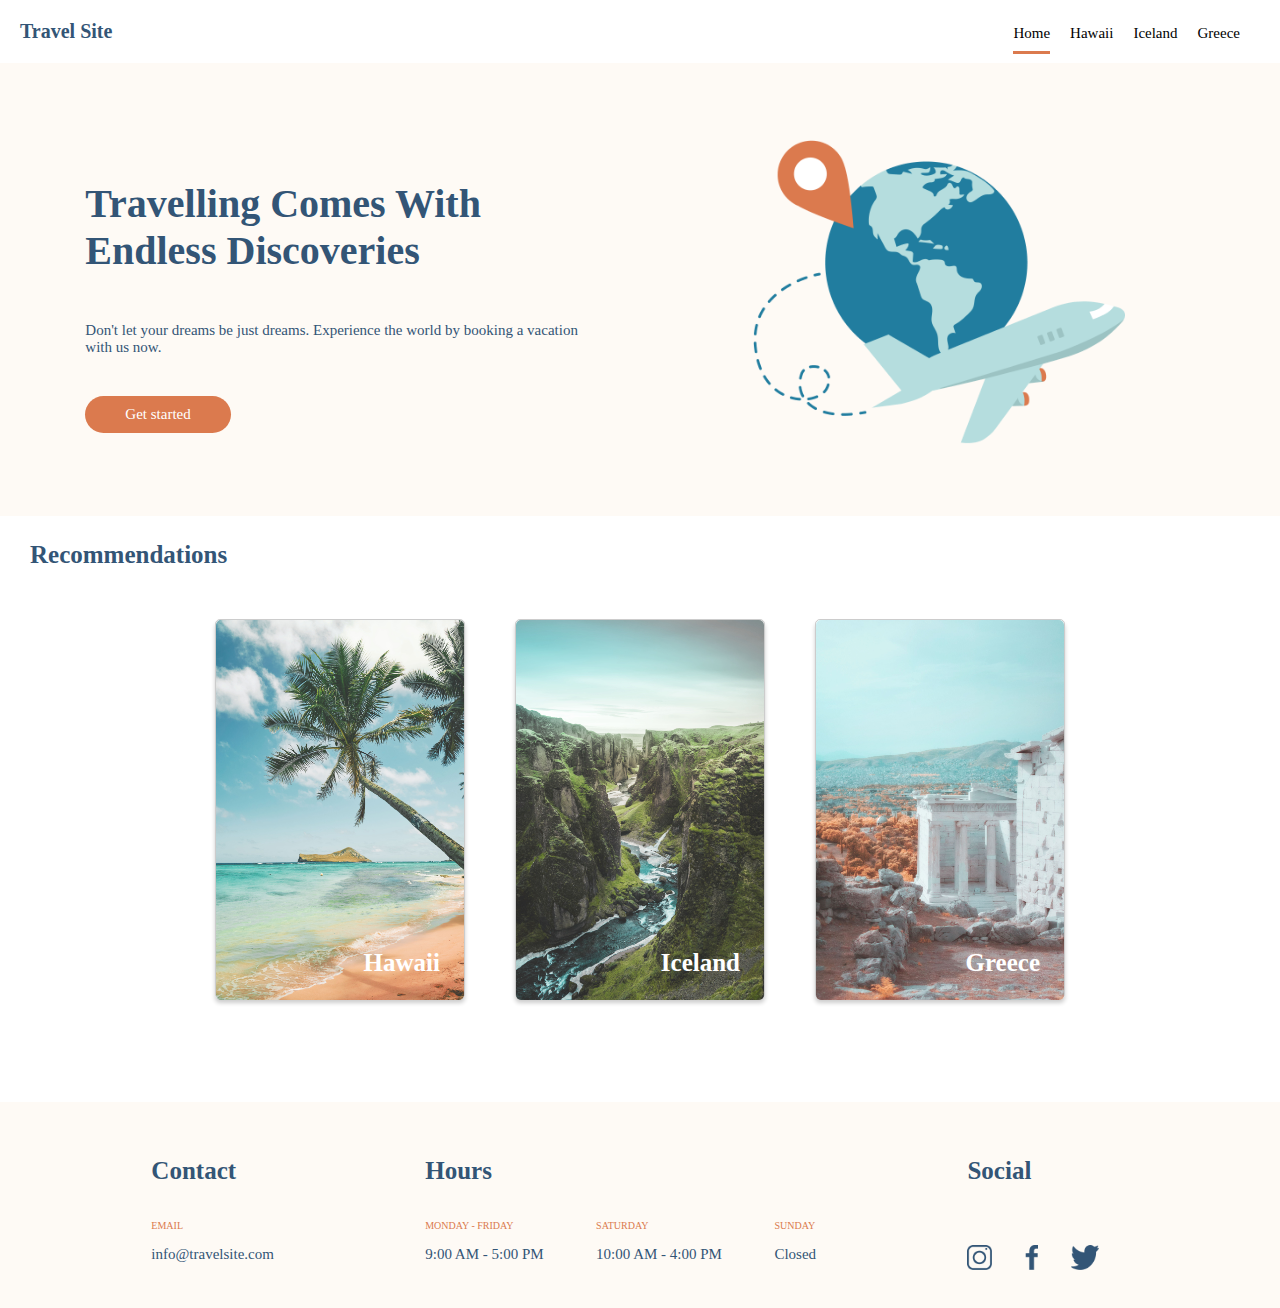
<file: index.html>
<!DOCTYPE html>
<html lang="en">
  <head>
    <meta charset="UTF-8" />
    <meta http-equiv="X-UA-Compatible" content="IE=edge" />
    <meta name="viewport" content="width=device-width, initial-scale=1.0" />
    <link rel="stylesheet" href="./scss/main.css" />
    <title>Travel Site</title>
  </head>

  <!--Navigation header-->
  <body>
    <header class="page-header">
      <div class="page-header__container">
        <a href="./index.html"
          ><h1 class="page-header__title">Travel Site</h1></a
        >
        <nav class="primary-nav">
          <ul class="primary-nav__links">
            <li>
              <a href="./index.html" class="primary-nav__link underline"
                >Home</a
              >
            </li>
            <li>
              <a href="./pages/hawaii.html" class="primary-nav__link">Hawaii</a>
            </li>

            <li>
              <a href="./pages/iceland.html" class="primary-nav__link"
                >Iceland</a
              >
            </li>
            <li>
              <a href="./pages/greece.html" class="primary-nav__link">Greece</a>
            </li>
          </ul>
        </nav>
      </div>
    </header>

    <!--About banner-->

    <section class="banner">
      <div class="banner__container">
        <div class="banner__left">
          <h2 class="banner__title">
            Travelling Comes With Endless Discoveries
          </h2>
          <p class="banner__description">
            Don't let your dreams be just dreams. Experience the world by
            booking a vacation with us now.
          </p>
          <a href="#" class="btn">Get started</a>
        </div>
        <div class="banner__right">
          <img
            src="./Assets/Images/hero.png"
            class="banner__img"
            alt="hero-image"
          />
        </div>
      </div>
    </section>

    <!--Destinations Offered-->

    <section class="featured-destinations">
      <h3 class="featured-destinations__title">Recommendations</h3>

      <div class="destinations">
        <div class="destination__container">
          <article class="destination">
            <a href="./pages/hawaii.html"
              ><img
                class="destination__img"
                src="./Assets/Images/hawaii.jpg"
                alt="hawaii"
            /></a>
          </article>
          <a href="./pages/hawaii.html"
            ><h3 class="destination__name">Hawaii</h3></a
          >
        </div>

        <div class="destination__container">
          <article class="destination">
            <a href="./pages/iceland.html"
              ><img
                class="destination__img"
                src="./Assets/Images/iceland.jpg"
                alt="iceland"
            /></a>
          </article>
          <a href="./pages/iceland.html"
            ><h3 class="destination__name">Iceland</h3></a
          >
        </div>

        <div class="destination__container">
          <article class="destination">
            <a href="./pages/greece.html"
              ><img
                class="destination__img"
                src="./Assets/Images/greece.jpg"
                alt="greece"
            /></a>
          </article>
          <a href="./pages/greece.html"
            ><h3 class="destination__name">Greece</h3></a
          >
        </div>
      </div>
    </section>

    <!--Footer Section-->

    <footer>
      <div class="footer-container">
        <section class="info__section">
          <h3>Contact</h3>
          <div class="info__container">
            <p class="info__descriptor">Email</p>
            <p class="info__contact">info@travelsite.com</p>
          </div>
        </section>

        <section class="info__section">
          <h3>Hours</h3>
          <div class="info__container">
            <p class="info__descriptor">Monday - Friday</p>
            <p class="info__time">9:00 AM - 5:00 PM</p>
          </div>

          <div class="info__container">
            <p class="info__descriptor">Saturday</p>
            <p class="info__time">10:00 AM - 4:00 PM</p>
          </div>
          <div class="info__container">
            <p class="info__descriptor">Sunday</p>
            <p class="info__contact">Closed</p>
          </div>
        </section>

        <section class="info__section">
          <h3>Social</h3>
          <div class="info__container">
            <a href="https://www.instagram.com/">
              <img
                class="Social"
                src="./Assets/Icons/icon-instagram.png"
                alt="instagram"
            /></a>
            <a href="http://www.Facebook.com ">
              <img
                class="Social"
                src="./Assets/Icons/icon-facebook.png"
                alt="facebook"
            /></a>
            <a href="https://twitter.com/?lang=en">
              <img
                class="Social"
                src="./Assets/Icons/icon-twitter.png"
                alt="twitter"
            /></a>
          </div>
        </section>
      </div>
    </footer>
  </body>
</html>
</file>
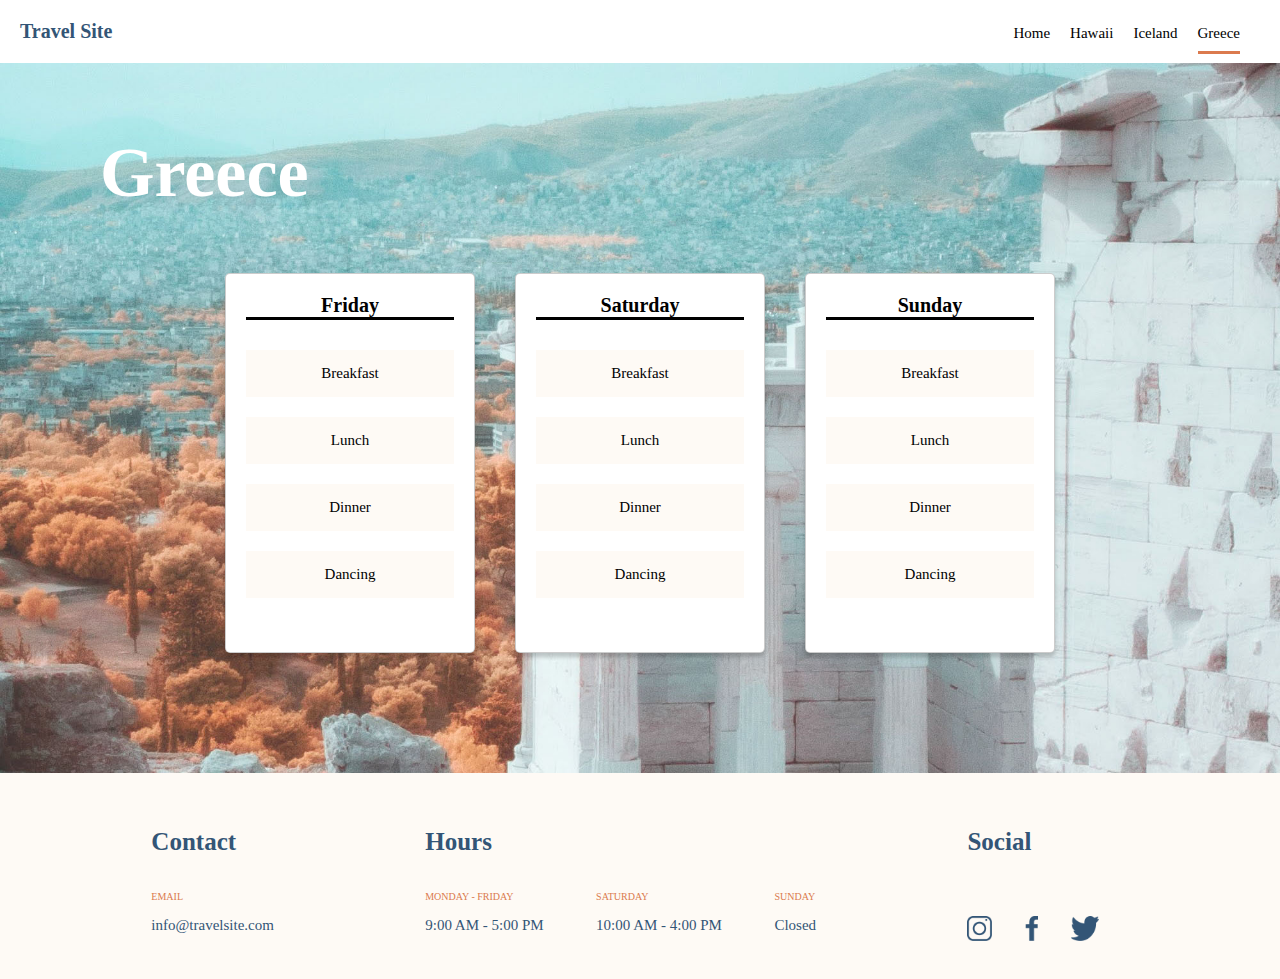
<file: pages/greece.html>
<!DOCTYPE html>
<html lang="en">
  <head>
    <meta charset="UTF-8" />
    <meta http-equiv="X-UA-Compatible" content="IE=edge" />
    <meta name="viewport" content="width=device-width, initial-scale=1.0" />
    <link rel="stylesheet" href="../scss/greece.css" />
    <title>Greece</title>
  </head>
  <body>
    <!--Navigation header-->
    <header class="page-header">
      <div class="page-header__container">
        <a href="../index.html"
          ><h1 class="page-header__title">Travel Site</h1></a
        >
        <nav class="primary-nav">
          <ul class="primary-nav__links">
            <li><a href="../index.html" class="primary-nav__link">Home</a></li>
            <li>
              <a href="./hawaii.html" class="primary-nav__link">Hawaii</a>
            </li>

            <li>
              <a href="./iceland.html" class="primary-nav__link">Iceland</a>
            </li>
            <li>
              <a href="./greece.html" class="primary-nav__link underline"
                >Greece</a
              >
            </li>
          </ul>
        </nav>
      </div>
    </header>

    <!--Schedule section-->

    <section class="banner">
      <h2 class="banner__title">Greece</h2>

      <div class="schedule">
        <article class="schedule__container">
          <h3 class="schedule__date">Friday</h3>
          <ul class="schedule__activities">
            <li class="schedule__activity">Breakfast</li>
            <li class="schedule__activity">Lunch</li>
            <li class="schedule__activity">Dinner</li>
            <li class="schedule__activity">Dancing</li>
          </ul>
        </article>

        <article class="schedule__container">
          <h3 class="schedule__date">Saturday</h3>
          <ul class="schedule__activities">
            <li class="schedule__activity">Breakfast</li>
            <li class="schedule__activity">Lunch</li>
            <li class="schedule__activity">Dinner</li>
            <li class="schedule__activity">Dancing</li>
          </ul>
        </article>

        <article class="schedule__container">
          <h3 class="schedule__date">Sunday</h3>
          <ul class="schedule__activities">
            <li class="schedule__activity">Breakfast</li>
            <li class="schedule__activity">Lunch</li>
            <li class="schedule__activity">Dinner</li>
            <li class="schedule__activity">Dancing</li>
          </ul>
        </article>
      </div>
    </section>

    <!--Footer Section-->

    <footer>
      <div class="footer-container">
        <section class="info__section">
          <h3>Contact</h3>
          <div class="info__container">
            <p class="info__descriptor">Email</p>
            <p class="info__contact">info@travelsite.com</p>
          </div>
        </section>

        <section class="info__section">
          <h3>Hours</h3>
          <div class="info__container">
            <p class="info__descriptor">Monday - Friday</p>
            <p class="info__time">9:00 AM - 5:00 PM</p>
          </div>

          <div class="info__container">
            <p class="info__descriptor">Saturday</p>
            <p class="info__time">10:00 AM - 4:00 PM</p>
          </div>
          <div class="info__container">
            <p class="info__descriptor">Sunday</p>
            <p class="info__contact">Closed</p>
          </div>
        </section>

        <section class="info__section">
          <h3>Social</h3>
          <div class="info__container">
            <a href="https://www.instagram.com/">
              <img
                class="Social"
                src="../Assets/Icons/icon-instagram.png"
                alt="instagram"
            /></a>
            <a href="http://www.Facebook.com ">
              <img
                class="Social"
                src="../Assets/Icons/icon-facebook.png"
                alt="facebook"
            /></a>
            <a href="https://twitter.com/?lang=en">
              <img
                class="Social"
                src="../Assets/Icons/icon-twitter.png"
                alt="twitter"
            /></a>
          </div>
        </section>
      </div>
    </footer>
  </body>
</html>
</file>
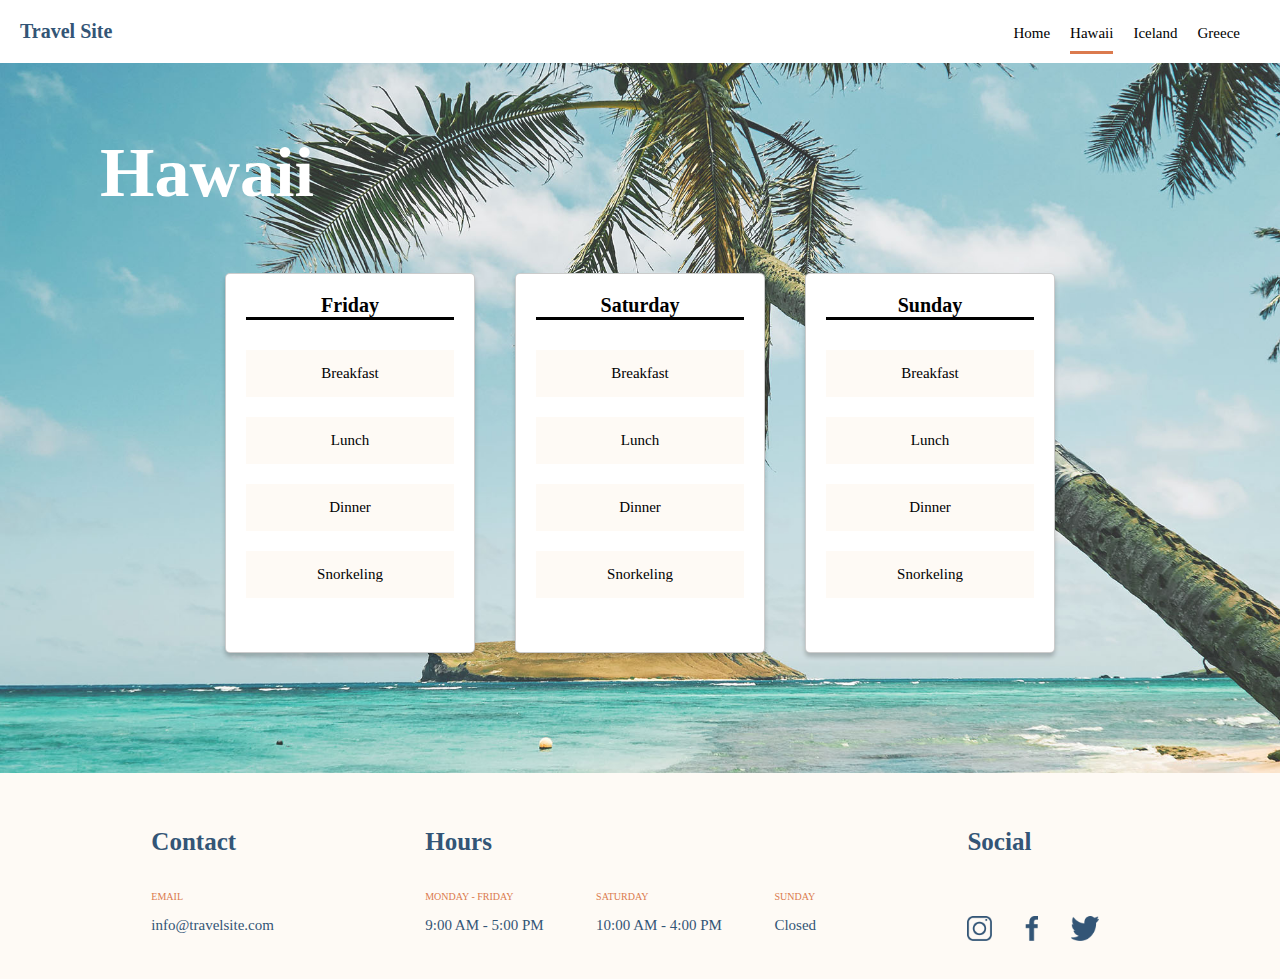
<file: pages/hawaii.html>
<!DOCTYPE html>
<html lang="en">
  <head>
    <meta charset="UTF-8" />
    <meta http-equiv="X-UA-Compatible" content="IE=edge" />
    <meta name="viewport" content="width=device-width, initial-scale=1.0" />
    <link rel="stylesheet" href="../scss/hawaii.css" />
    <title>Hawaii</title>
  </head>

  <body>
    <!--Navigation header-->

    <header class="page-header">
      <div class="page-header__container">
        <a href="../index.html"
          ><h1 class="page-header__title">Travel Site</h1></a
        >
        <nav class="primary-nav">
          <ul class="primary-nav__links">
            <li><a href="../index.html" class="primary-nav__link">Home</a></li>
            <li>
              <a href="./hawaii.html" class="primary-nav__link underline"
                >Hawaii</a
              >
            </li>

            <li>
              <a href="./iceland.html" class="primary-nav__link">Iceland</a>
            </li>
            <li>
              <a href="./greece.html" class="primary-nav__link">Greece</a>
            </li>
          </ul>
        </nav>
      </div>
    </header>

    <!--Schedule section-->

    <section class="banner">
      <h2 class="banner__title">Hawaii</h2>

      <div class="schedule">
        <article class="schedule__container">
          <h3 class="schedule__date">Friday</h3>
          <ul class="schedule__activities">
            <li class="schedule__activity">Breakfast</li>
            <li class="schedule__activity">Lunch</li>
            <li class="schedule__activity">Dinner</li>
            <li class="schedule__activity">Snorkeling</li>
          </ul>
        </article>

        <article class="schedule__container">
          <h3 class="schedule__date">Saturday</h3>
          <ul class="schedule__activities">
            <li class="schedule__activity">Breakfast</li>
            <li class="schedule__activity">Lunch</li>
            <li class="schedule__activity">Dinner</li>
            <li class="schedule__activity">Snorkeling</li>
          </ul>
        </article>

        <article class="schedule__container">
          <h3 class="schedule__date">Sunday</h3>
          <ul class="schedule__activities">
            <li class="schedule__activity">Breakfast</li>
            <li class="schedule__activity">Lunch</li>
            <li class="schedule__activity">Dinner</li>
            <li class="schedule__activity">Snorkeling</li>
          </ul>
        </article>
      </div>
    </section>

    <!--Footer Section-->

    <footer>
      <div class="footer-container">
        <section class="info__section">
          <h3>Contact</h3>
          <div class="info__container">
            <p class="info__descriptor">Email</p>
            <p class="info__contact">info@travelsite.com</p>
          </div>
        </section>

        <section class="info__section">
          <h3>Hours</h3>
          <div class="info__container">
            <p class="info__descriptor">Monday - Friday</p>
            <p class="info__time">9:00 AM - 5:00 PM</p>
          </div>

          <div class="info__container">
            <p class="info__descriptor">Saturday</p>
            <p class="info__time">10:00 AM - 4:00 PM</p>
          </div>
          <div class="info__container">
            <p class="info__descriptor">Sunday</p>
            <p class="info__contact">Closed</p>
          </div>
        </section>

        <section class="info__section">
          <h3>Social</h3>
          <div class="info__container">
            <a href="https://www.instagram.com/">
              <img
                class="Social"
                src="../Assets/Icons/icon-instagram.png"
                alt="instagram"
            /></a>
            <a href="http://www.Facebook.com ">
              <img
                class="Social"
                src="../Assets/Icons/icon-facebook.png"
                alt="facebook"
            /></a>
            <a href="https://twitter.com/?lang=en">
              <img
                class="Social"
                src="../Assets/Icons/icon-twitter.png"
                alt="twitter"
            /></a>
          </div>
        </section>
      </div>
    </footer>
  </body>
</html>
</file>
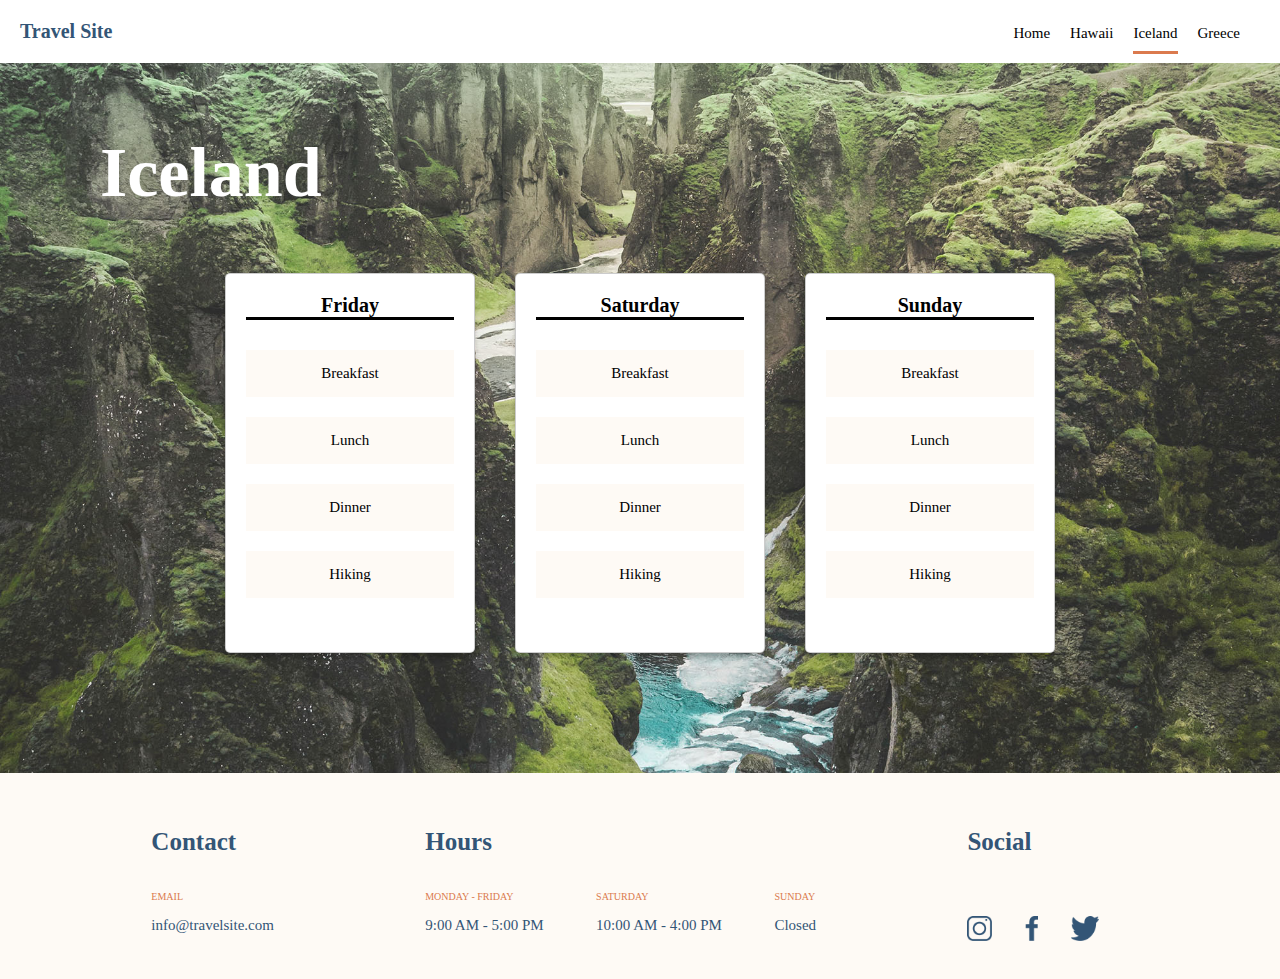
<file: pages/iceland.html>
<!DOCTYPE html>
<html lang="en">
  <head>
    <meta charset="UTF-8" />
    <meta http-equiv="X-UA-Compatible" content="IE=edge" />
    <meta name="viewport" content="width=device-width, initial-scale=1.0" />
    <link rel="stylesheet" href="../scss/iceland.css" />
    <title>Iceland</title>
  </head>
  <body>
    <!--Navigation header-->

    <header class="page-header">
      <div class="page-header__container">
        <a href="../index.html"
          ><h1 class="page-header__title">Travel Site</h1></a
        >
        <nav class="primary-nav">
          <ul class="primary-nav__links">
            <li><a href="../index.html" class="primary-nav__link">Home</a></li>
            <li>
              <a href="./hawaii.html" class="primary-nav__link">Hawaii</a>
            </li>

            <li>
              <a href="./iceland.html" class="primary-nav__link underline"
                >Iceland</a
              >
            </li>
            <li>
              <a href="./greece.html" class="primary-nav__link">Greece</a>
            </li>
          </ul>
        </nav>
      </div>
    </header>

    <!--Schedule section-->

    <section class="banner">
      <h2 class="banner__title">Iceland</h2>

      <div class="schedule">
        <article class="schedule__container">
          <h3 class="schedule__date">Friday</h3>
          <ul class="schedule__activities">
            <li class="schedule__activity">Breakfast</li>
            <li class="schedule__activity">Lunch</li>
            <li class="schedule__activity">Dinner</li>
            <li class="schedule__activity">Hiking</li>
          </ul>
        </article>

        <article class="schedule__container">
          <h3 class="schedule__date">Saturday</h3>
          <ul class="schedule__activities">
            <li class="schedule__activity">Breakfast</li>
            <li class="schedule__activity">Lunch</li>
            <li class="schedule__activity">Dinner</li>
            <li class="schedule__activity">Hiking</li>
          </ul>
        </article>

        <article class="schedule__container">
          <h3 class="schedule__date">Sunday</h3>
          <ul class="schedule__activities">
            <li class="schedule__activity">Breakfast</li>
            <li class="schedule__activity">Lunch</li>
            <li class="schedule__activity">Dinner</li>
            <li class="schedule__activity">Hiking</li>
          </ul>
        </article>
      </div>
    </section>

    <!--Footer Section-->

    <footer>
      <div class="footer-container">
        <section class="info__section">
          <h3>Contact</h3>
          <div class="info__container">
            <p class="info__descriptor">Email</p>
            <p class="info__contact">info@travelsite.com</p>
          </div>
        </section>

        <section class="info__section">
          <h3>Hours</h3>
          <div class="info__container">
            <p class="info__descriptor">Monday - Friday</p>
            <p class="info__time">9:00 AM - 5:00 PM</p>
          </div>

          <div class="info__container">
            <p class="info__descriptor">Saturday</p>
            <p class="info__time">10:00 AM - 4:00 PM</p>
          </div>
          <div class="info__container">
            <p class="info__descriptor">Sunday</p>
            <p class="info__contact">Closed</p>
          </div>
        </section>

        <section class="info__section">
          <h3>Social</h3>
          <div class="info__container">
            <a href="https://www.instagram.com/">
              <img
                class="Social"
                src="../Assets/Icons/icon-instagram.png"
                alt="instagram"
            /></a>
            <a href="http://www.Facebook.com ">
              <img
                class="Social"
                src="../Assets/Icons/icon-facebook.png"
                alt="facebook"
            /></a>
            <a href="https://twitter.com/?lang=en">
              <img
                class="Social"
                src="../Assets/Icons/icon-twitter.png"
                alt="twitter"
            /></a>
          </div>
        </section>
      </div>
    </footer>
  </body>
</html>
</file>
<file: scss/main.css>
* {
  font-family: Verdana;
  box-sizing: border-box;
  color: #335576;
}

html {
  font-size: 62.5%;
}

body {
  margin: 0;
}

a {
  text-decoration: none;
}

.page-header {
  font-size: 2rem;
}

.page-header__container {
  margin: 0 2rem;
  display: flex;
  justify-content: space-between;
  align-items: center;
}

.page-header__title {
  margin: 0;
  font-weight: bold;
  font-size: 2rem;
}

.primary-nav {
  display: flex;
}

.primary-nav__link {
  margin-right: 2rem;
  text-decoration: none;
  color: black;
  font-size: 1.5rem;
}

.btn {
  display: inline-block;
  background-color: #db7a4e;
  color: white;
  padding: 1rem 4rem;
  border-radius: 50rem;
  text-decoration: none;
  font-size: 1.5rem;
  margin-top: 2.5rem;
}

h2 {
  font-size: 4rem;
}

h3 {
  font-size: 2.5rem;
}

p {
  font-size: 1.5rem;
}

.footer-container {
  background-color: #fefaf5;
  display: flex;
  justify-content: space-evenly;
  padding: 3rem 0;
}

.info__section {
  display: inline-block;
}

.info__descriptor {
  color: #db7a4e;
  font-size: 1rem;
  text-transform: uppercase;
}

.info__container {
  display: inline-block;
}

.info__time {
  margin-right: 5rem;
}

.Social {
  margin: 3.5rem 3rem 0 0;
  max-height: 2.5rem;
}

.underline {
  border-bottom: solid #db7a4e;
  padding-bottom: 1rem;
}

ul {
  list-style: none;
}

.primary-nav__links {
  display: flex;
}

.banner {
  background-color: #fefaf5;
}

.banner__container {
  display: flex;
  justify-content: space-evenly;
}

.banner__left {
  display: flex;
  flex-direction: column;
  justify-content: center;
  align-items: flex-start;
}

.banner__left,
.banner__right {
  width: 40%;
}

.banner__img {
  max-width: 100%;
  padding: 7rem;
}

.featured-destinations__title {
  margin-left: 3rem;
}

.destinations {
  display: flex;
  justify-content: center;
}

.destination {
  text-align: center;
  margin: 2.5rem;
  border-radius: 0.5rem;
  border: 0.1rem solid rgba(0, 0, 0, 0.2);
  box-shadow: 0 0.4rem 0.4rem rgba(0, 0, 0, 0.2);
  height: 38rem;
  width: 25rem;
}

.destination__img {
  max-width: 100%;
  border-radius: 0.5rem;
  height: 38rem;
  width: 25rem;
}

.destination__container {
  display: inline-block;
}

.destination__name {
  position: relative;
  float: right;
  bottom: 10rem;
  right: 5rem;
  color: white;
}/*# sourceMappingURL=main.css.map */
</file>
<file: scss/greece.css>
* {
  font-family: Verdana;
  box-sizing: border-box;
  color: #335576;
}

html {
  font-size: 62.5%;
}

body {
  margin: 0;
}

a {
  text-decoration: none;
}

.page-header {
  font-size: 2rem;
}

.page-header__container {
  margin: 0 2rem;
  display: flex;
  justify-content: space-between;
  align-items: center;
}

.page-header__title {
  margin: 0;
  font-weight: bold;
  font-size: 2rem;
}

.primary-nav {
  display: flex;
}

.primary-nav__link {
  margin-right: 2rem;
  text-decoration: none;
  color: black;
  font-size: 1.5rem;
}

.btn {
  display: inline-block;
  background-color: #db7a4e;
  color: white;
  padding: 1rem 4rem;
  border-radius: 50rem;
  text-decoration: none;
  font-size: 1.5rem;
  margin-top: 2.5rem;
}

h2 {
  font-size: 4rem;
}

h3 {
  font-size: 2.5rem;
}

p {
  font-size: 1.5rem;
}

.footer-container {
  background-color: #fefaf5;
  display: flex;
  justify-content: space-evenly;
  padding: 3rem 0;
}

.info__section {
  display: inline-block;
}

.info__descriptor {
  color: #db7a4e;
  font-size: 1rem;
  text-transform: uppercase;
}

.info__container {
  display: inline-block;
}

.info__time {
  margin-right: 5rem;
}

.Social {
  margin: 3.5rem 3rem 0 0;
  max-height: 2.5rem;
}

.underline {
  border-bottom: solid #db7a4e;
  padding-bottom: 1rem;
}

ul {
  list-style: none;
}

.primary-nav__links {
  display: flex;
}

.banner {
  background-size: cover;
  background-position: center;
  min-height: 71rem;
  max-height: 120rem;
}

.schedule {
  display: flex;
  justify-content: center;
}

.schedule__container {
  display: inline-block;
  text-align: center;
  margin: 2rem;
  border-radius: 0.5rem;
  border: 0.1rem solid rgba(0, 0, 0, 0.2);
  box-shadow: 0 0.4rem 0.4rem rgba(0, 0, 0, 0.2);
  height: 38rem;
  width: 25rem;
  background-color: white;
}

.schedule__activity {
  background-color: #fefaf5;
  margin: 1rem 2rem;
  padding: 1.5rem;
  color: black;
  font-size: 1.5rem;
}

.schedule__activities {
  display: flex;
  flex-direction: column;
  padding: 0;
}

.schedule__date {
  font-size: 2rem;
  color: black;
  border-bottom: solid;
  margin: 2rem;
}

.banner__title {
  font-size: 7rem;
  color: white;
  margin: 0 0 4rem 10rem;
  padding-top: 7rem;
}

.banner {
  background-image: url("../../Assets/Images/greece.jpg");
}/*# sourceMappingURL=greece.css.map */
</file>
<file: scss/hawaii.css>
* {
  font-family: Verdana;
  box-sizing: border-box;
  color: #335576;
}

html {
  font-size: 62.5%;
}

body {
  margin: 0;
}

a {
  text-decoration: none;
}

.page-header {
  font-size: 2rem;
}

.page-header__container {
  margin: 0 2rem;
  display: flex;
  justify-content: space-between;
  align-items: center;
}

.page-header__title {
  margin: 0;
  font-weight: bold;
  font-size: 2rem;
}

.primary-nav {
  display: flex;
}

.primary-nav__link {
  margin-right: 2rem;
  text-decoration: none;
  color: black;
  font-size: 1.5rem;
}

.btn {
  display: inline-block;
  background-color: #db7a4e;
  color: white;
  padding: 1rem 4rem;
  border-radius: 50rem;
  text-decoration: none;
  font-size: 1.5rem;
  margin-top: 2.5rem;
}

h2 {
  font-size: 4rem;
}

h3 {
  font-size: 2.5rem;
}

p {
  font-size: 1.5rem;
}

.footer-container {
  background-color: #fefaf5;
  display: flex;
  justify-content: space-evenly;
  padding: 3rem 0;
}

.info__section {
  display: inline-block;
}

.info__descriptor {
  color: #db7a4e;
  font-size: 1rem;
  text-transform: uppercase;
}

.info__container {
  display: inline-block;
}

.info__time {
  margin-right: 5rem;
}

.Social {
  margin: 3.5rem 3rem 0 0;
  max-height: 2.5rem;
}

.underline {
  border-bottom: solid #db7a4e;
  padding-bottom: 1rem;
}

ul {
  list-style: none;
}

.primary-nav__links {
  display: flex;
}

.banner {
  background-size: cover;
  background-position: center;
  min-height: 71rem;
  max-height: 120rem;
}

.schedule {
  display: flex;
  justify-content: center;
}

.schedule__container {
  display: inline-block;
  text-align: center;
  margin: 2rem;
  border-radius: 0.5rem;
  border: 0.1rem solid rgba(0, 0, 0, 0.2);
  box-shadow: 0 0.4rem 0.4rem rgba(0, 0, 0, 0.2);
  height: 38rem;
  width: 25rem;
  background-color: white;
}

.schedule__activity {
  background-color: #fefaf5;
  margin: 1rem 2rem;
  padding: 1.5rem;
  color: black;
  font-size: 1.5rem;
}

.schedule__activities {
  display: flex;
  flex-direction: column;
  padding: 0;
}

.schedule__date {
  font-size: 2rem;
  color: black;
  border-bottom: solid;
  margin: 2rem;
}

.banner__title {
  font-size: 7rem;
  color: white;
  margin: 0 0 4rem 10rem;
  padding-top: 7rem;
}

.banner {
  background-image: url("../../Assets/Images/hawaii.jpg");
}/*# sourceMappingURL=hawaii.css.map */
</file>
<file: scss/iceland.css>
* {
  font-family: Verdana;
  box-sizing: border-box;
  color: #335576;
}

html {
  font-size: 62.5%;
}

body {
  margin: 0;
}

a {
  text-decoration: none;
}

.page-header {
  font-size: 2rem;
}

.page-header__container {
  margin: 0 2rem;
  display: flex;
  justify-content: space-between;
  align-items: center;
}

.page-header__title {
  margin: 0;
  font-weight: bold;
  font-size: 2rem;
}

.primary-nav {
  display: flex;
}

.primary-nav__link {
  margin-right: 2rem;
  text-decoration: none;
  color: black;
  font-size: 1.5rem;
}

.btn {
  display: inline-block;
  background-color: #db7a4e;
  color: white;
  padding: 1rem 4rem;
  border-radius: 50rem;
  text-decoration: none;
  font-size: 1.5rem;
  margin-top: 2.5rem;
}

h2 {
  font-size: 4rem;
}

h3 {
  font-size: 2.5rem;
}

p {
  font-size: 1.5rem;
}

.footer-container {
  background-color: #fefaf5;
  display: flex;
  justify-content: space-evenly;
  padding: 3rem 0;
}

.info__section {
  display: inline-block;
}

.info__descriptor {
  color: #db7a4e;
  font-size: 1rem;
  text-transform: uppercase;
}

.info__container {
  display: inline-block;
}

.info__time {
  margin-right: 5rem;
}

.Social {
  margin: 3.5rem 3rem 0 0;
  max-height: 2.5rem;
}

.underline {
  border-bottom: solid #db7a4e;
  padding-bottom: 1rem;
}

ul {
  list-style: none;
}

.primary-nav__links {
  display: flex;
}

.banner {
  background-size: cover;
  background-position: center;
  min-height: 71rem;
  max-height: 120rem;
}

.schedule {
  display: flex;
  justify-content: center;
}

.schedule__container {
  display: inline-block;
  text-align: center;
  margin: 2rem;
  border-radius: 0.5rem;
  border: 0.1rem solid rgba(0, 0, 0, 0.2);
  box-shadow: 0 0.4rem 0.4rem rgba(0, 0, 0, 0.2);
  height: 38rem;
  width: 25rem;
  background-color: white;
}

.schedule__activity {
  background-color: #fefaf5;
  margin: 1rem 2rem;
  padding: 1.5rem;
  color: black;
  font-size: 1.5rem;
}

.schedule__activities {
  display: flex;
  flex-direction: column;
  padding: 0;
}

.schedule__date {
  font-size: 2rem;
  color: black;
  border-bottom: solid;
  margin: 2rem;
}

.banner__title {
  font-size: 7rem;
  color: white;
  margin: 0 0 4rem 10rem;
  padding-top: 7rem;
}

.banner {
  background-image: url("../../Assets/Images/iceland.jpg");
}/*# sourceMappingURL=iceland.css.map */
</file>
